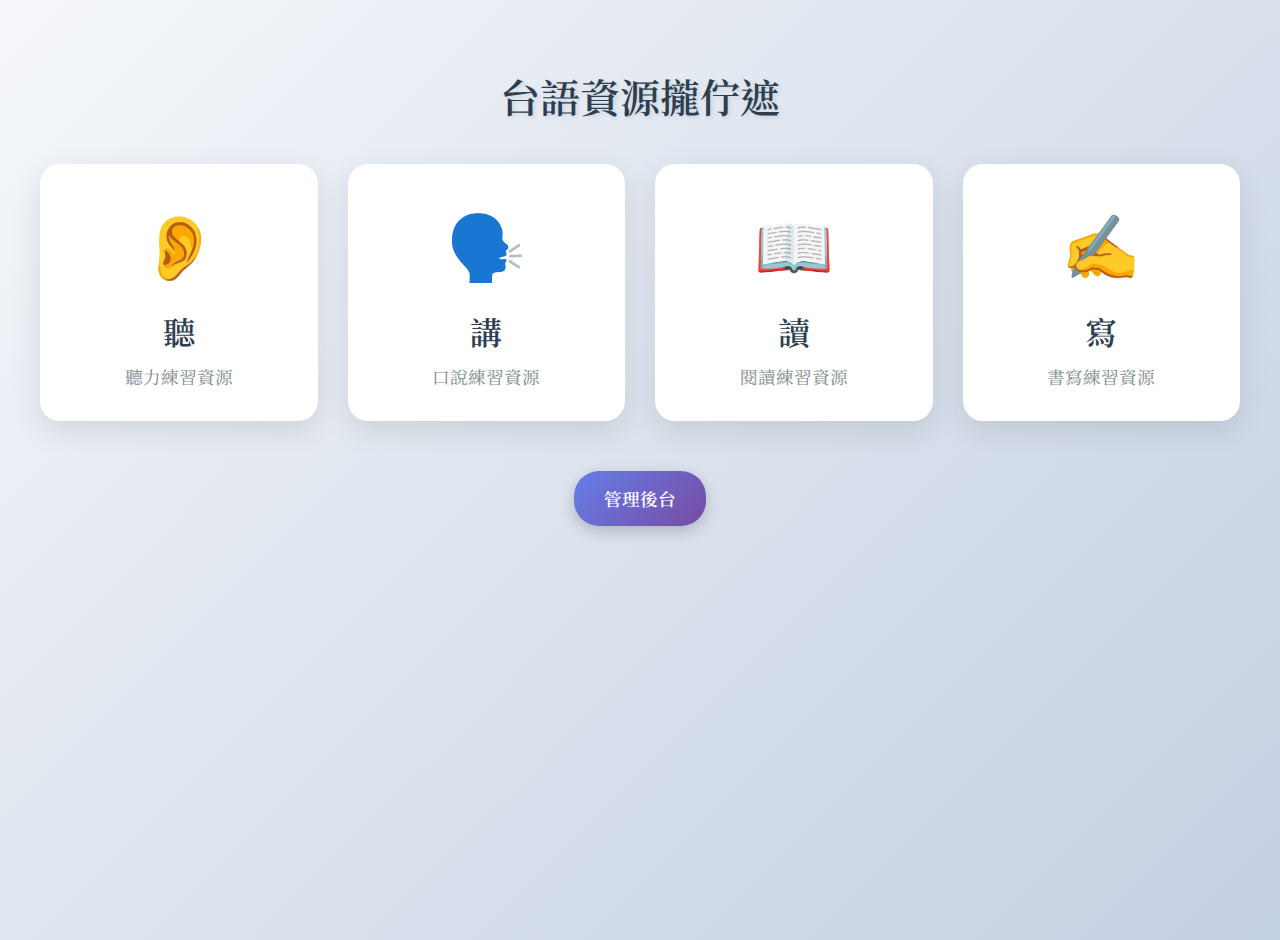
<file: index.html>
<!DOCTYPE html>
<html lang="zh-TW">
<head>
    <meta charset="UTF-8">
    <meta name="viewport" content="width=device-width, initial-scale=1.0">
    <title>台語學習系統</title>
    <link rel="stylesheet" href="style.css">
    <script defer src="script.js"></script>
</head>
<body>
    <div class="container">
        <h1>台語資源攏佇遮</h1>
        
        <div class="main-grid">
            <div class="skill-card" onclick="location.href='category.html?type=listen'">
                <div class="skill-icon">👂</div>
                <h2>聽</h2>
                <p>聽力練習資源</p>
            </div>
            
            <div class="skill-card" onclick="location.href='category.html?type=speak'">
                <div class="skill-icon">🗣️</div>
                <h2>講</h2>
                <p>口說練習資源</p>
            </div>
            
            <div class="skill-card" onclick="location.href='category.html?type=read'">
                <div class="skill-icon">📖</div>
                <h2>讀</h2>
                <p>閱讀練習資源</p>
            </div>
            
            <div class="skill-card" onclick="location.href='category.html?type=write'">
                <div class="skill-icon">✍️</div>
                <h2>寫</h2>
                <p>書寫練習資源</p>
            </div>
        </div>
        
        <div class="admin-link">
            <button onclick="location.href='admin.html'">管理後台</button>
        </div>
    </div>
</body>
</html>
</file>
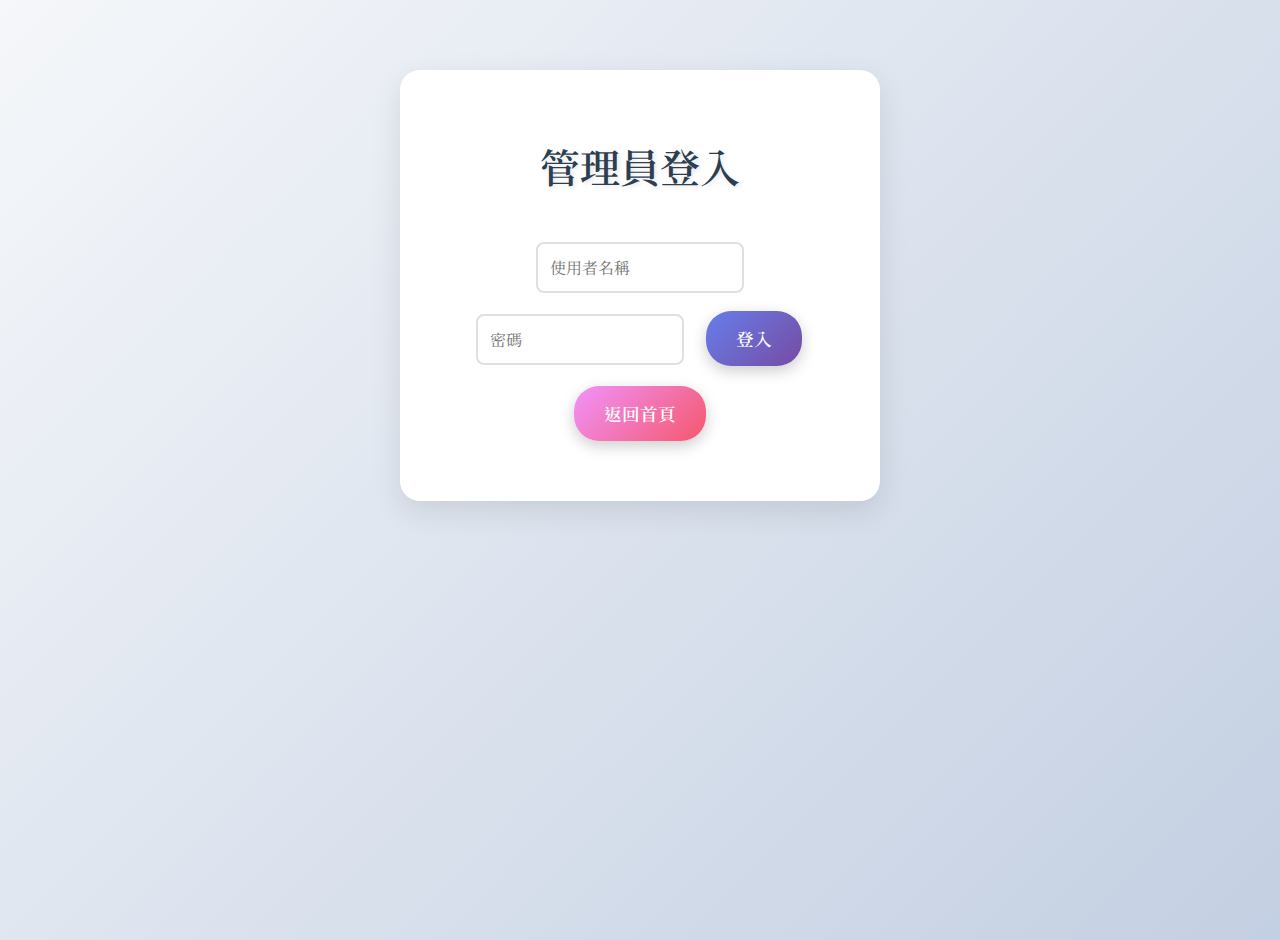
<file: admin.html>
<!DOCTYPE html>
<html lang="zh-TW">
<head>
    <meta charset="UTF-8">
    <meta name="viewport" content="width=device-width, initial-scale=1.0">
    <title>台語學習管理後台</title>
    <link rel="stylesheet" href="style.css">
    <script defer src="script.js"></script>
</head>
<body>
    <div id="loginSection" class="login-section">
        <h1>管理員登入</h1>
        <input type="text" id="username" placeholder="使用者名稱">
        <input type="password" id="password" placeholder="密碼">
        <button onclick="login()">登入</button>
        <button class="back-button" onclick="location.href='index.html'">返回首頁</button>
    </div>

    <div id="adminSection" class="admin-section" style="display: none;">
        <button class="back-button" onclick="location.href='index.html'">返回首頁</button>
        <h1>台語學習資源管理</h1>
        
        <div class="input-group">
            <input type="text" id="titleInput" placeholder="資源標題">
            <select id="categoryInput">
                <option value="listen">聽</option>
                <option value="speak">講</option>
                <option value="read">讀</option>
                <option value="write">寫</option>
            </select>
            <input type="text" id="descriptionInput" placeholder="資源描述">
            <input type="url" id="urlInput" placeholder="資源連結">
            <button onclick="addResource()">新增資源</button>
        </div>

        <div class="filter-section">
            <select id="filterCategory" onchange="filterResources()">
                <option value="">所有分類</option>
                <option value="listen">聽</option>
                <option value="speak">講</option>
                <option value="read">讀</option>
                <option value="write">寫</option>
            </select>
        </div>

        <table>
            <thead>
                <tr>
                    <th>標題</th>
                    <th>分類</th>
                    <th>描述</th>
                    <th>連結</th>
                    <th>操作</th>
                </tr>
            </thead>
            <tbody id="adminResourceTable">
                <!-- 資源將透過 JS 加入 -->
            </tbody>
        </table>
        
        <button onclick="logout()">登出</button>
    </div>
</body>
</html>
</file>
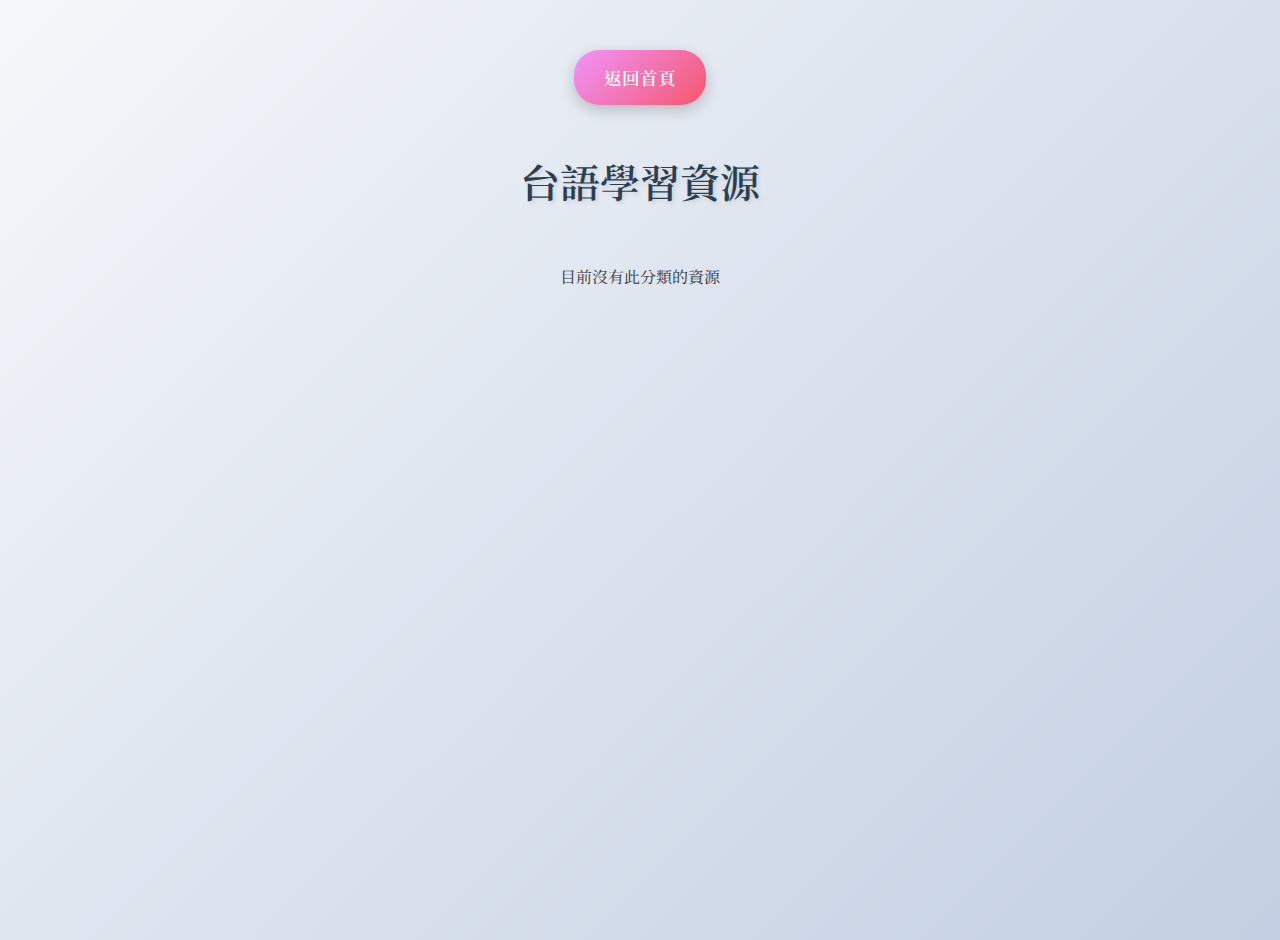
<file: category.html>
<!DOCTYPE html>
<html lang="zh-TW">
<head>
    <meta charset="UTF-8">
    <meta name="viewport" content="width=device-width, initial-scale=1.0">
    <title>台語學習資源</title>
    <link rel="stylesheet" href="style.css">
    <script defer src="script.js"></script>
</head>
<body>
    <div class="container">
        <button class="back-button" onclick="location.href='index.html'">返回首頁</button>
        
        <h1 id="categoryTitle">台語學習資源</h1>
        
        <div class="resource-grid" id="resourceGrid">
            <!-- 資源將透過 JS 加入 -->
        </div>
        
        <div class="no-resources" id="noResources" style="display: none;">
            <p>目前沒有此分類的資源</p>
        </div>
    </div>
</body>
</html>
</file>
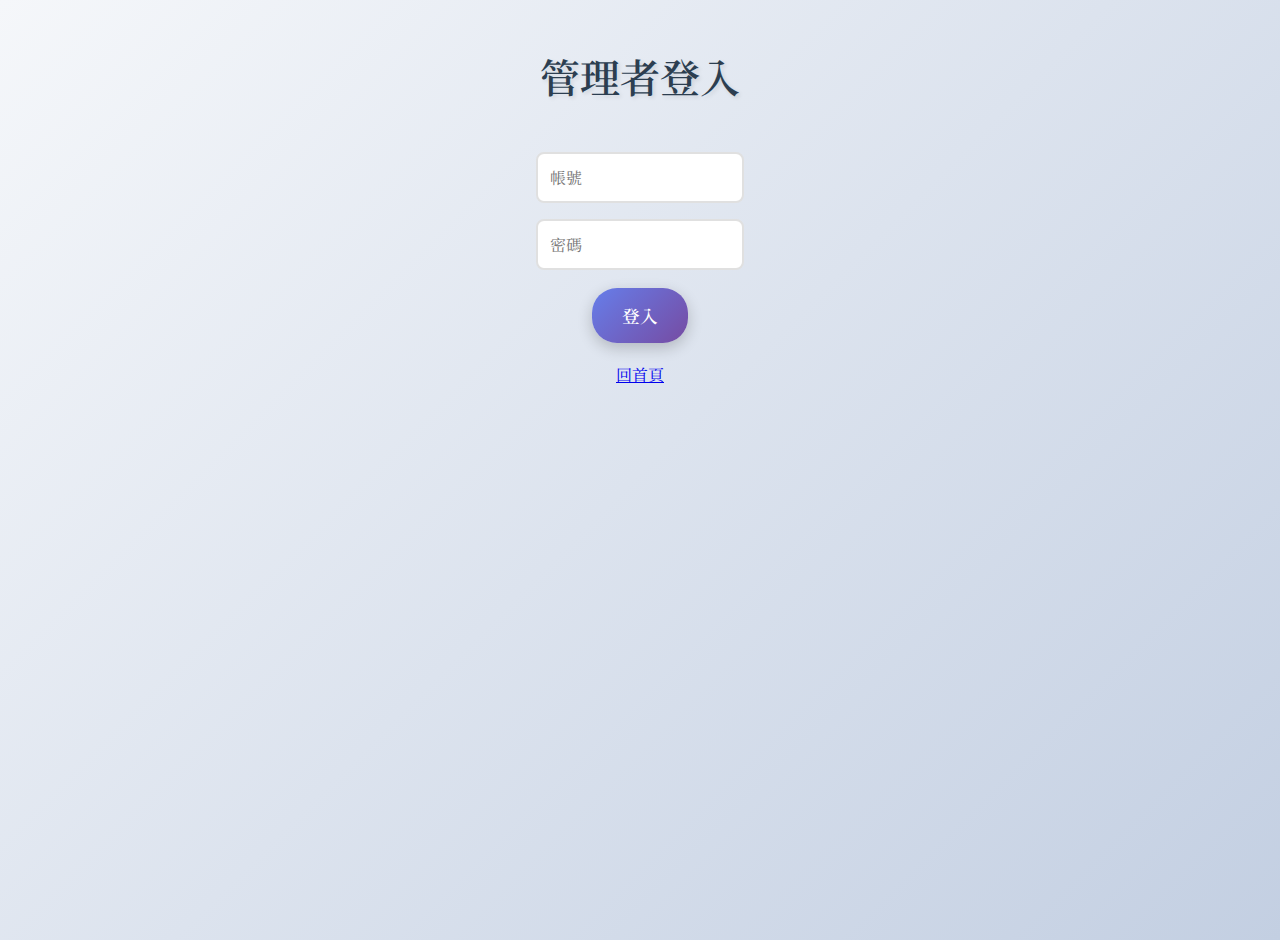
<file: login.html>
<!DOCTYPE html>
<html lang="zh-Hant">
<head>
  <meta charset="UTF-8">
  <meta name="viewport" content="width=device-width, initial-scale=1.0">
  <title>管理者登入 - 台語資源攏佇遮</title>
  <link rel="stylesheet" href="style.css">
</head>
<body>
  <h1>管理者登入</h1>
  <form id="loginForm" class="login-form">
    <input type="text" name="username" placeholder="帳號" required><br>
    <input type="password" name="password" placeholder="密碼" required><br>
    <button type="submit" class="login-btn">登入</button>
    <div id="loginError" style="color:red;margin-top:10px;"></div>
  </form>
  <a href="index.html" class="home-btn">回首頁</a>
  <script>
    // 10分鐘內自動登入
    const adminLogin = JSON.parse(localStorage.getItem('adminLogin')||'null');
    if(adminLogin && Date.now() - adminLogin.time < 10*60*1000) {
      localStorage.setItem('isAdmin', '1');
      window.location.href = 'admin.html';
    }
    // 支援多組帳號密碼
    const admins = [
      { username: 'admin', password: '1234' },
      { username: 'test', password: '5678' }
    ];
    document.getElementById('loginForm').onsubmit = function(e) {
      e.preventDefault();
      const username = this.username.value;
      const password = this.password.value;
      const found = admins.find(a => a.username === username && a.password === password);
      if(found) {
        localStorage.setItem('isAdmin', '1');
        localStorage.setItem('adminLogin', JSON.stringify({time: Date.now()}));
        window.location.href = 'admin.html';
      } else {
        document.getElementById('loginError').innerText = '登入失敗，請檢查帳號密碼';
      }
    }
  </script>
</body>
</html>
</file>
<file: style.css>
@import url('https://fonts.googleapis.com/css2?family=Noto+Serif+TC:wght@400;600&display=swap');

body {
    font-family: "Noto Serif TC", "思源宋體", serif;
    text-align: center;
    margin: 0;
    padding: 20px;
    background: linear-gradient(135deg, #f5f7fa 0%, #c3cfe2 100%);
    color: #333;
    min-height: 100vh;
}

.container {
    max-width: 1200px;
    margin: 0 auto;
    padding: 20px;
}

h1 {
    color: #2c3e50;
    font-weight: 600;
    font-size: 2.5rem;
    margin-bottom: 40px;
    text-shadow: 2px 2px 4px rgba(0,0,0,0.1);
}

/* 主要網格 - 四大技能區塊 */
.main-grid {
    display: grid;
    grid-template-columns: repeat(auto-fit, minmax(250px, 1fr));
    gap: 30px;
    margin: 40px 0;
}

.skill-card {
    background: white;
    border-radius: 20px;
    padding: 30px;
    box-shadow: 0 10px 30px rgba(0,0,0,0.1);
    transition: all 0.3s ease;
    cursor: pointer;
    border: 2px solid transparent;
}

.skill-card:hover {
    transform: translateY(-10px);
    box-shadow: 0 20px 40px rgba(0,0,0,0.15);
    border-color: #3498db;
}

.skill-icon {
    font-size: 4rem;
    margin-bottom: 20px;
}

.skill-card h2 {
    color: #2c3e50;
    font-size: 2rem;
    margin: 10px 0;
    font-weight: 600;
}

.skill-card p {
    color: #7f8c8d;
    font-size: 1.1rem;
    margin: 0;
}

/* 管理後台按鈕 */
.admin-link {
    margin-top: 40px;
}

button {
    background: linear-gradient(135deg, #667eea 0%, #764ba2 100%);
    color: white;
    border: none;
    padding: 15px 30px;
    margin: 10px;
    cursor: pointer;
    border-radius: 25px;
    font-family: "Noto Serif TC", serif;
    font-size: 1.1rem;
    font-weight: 600;
    transition: all 0.3s ease;
    box-shadow: 0 5px 15px rgba(0,0,0,0.2);
}

button:hover {
    transform: translateY(-3px);
    box-shadow: 0 8px 25px rgba(0,0,0,0.3);
}

/* 返回首頁按鈕 */
.back-button {
    background: linear-gradient(135deg, #f093fb 0%, #f5576c 100%);
    margin-bottom: 20px;
}

/* 響應式設計 */
@media (max-width: 768px) {
    .main-grid {
        grid-template-columns: repeat(2, 1fr);
        gap: 20px;
    }
    
    h1 {
        font-size: 2rem;
    }
    
    .skill-card {
        padding: 20px;
    }
    
    .skill-icon {
        font-size: 3rem;
    }
    
    .skill-card h2 {
        font-size: 1.5rem;
    }
}

@media (max-width: 480px) {
    .main-grid {
        grid-template-columns: 1fr;
        gap: 15px;
    }
    
    .container {
        padding: 10px;
    }
    
    h1 {
        font-size: 1.8rem;
        margin-bottom: 30px;
    }
}

/* 表格樣式 */
table {
    width: 100%;
    border-collapse: collapse;
    margin-top: 20px;
    background: white;
    border-radius: 10px;
    overflow: hidden;
    box-shadow: 0 5px 15px rgba(0,0,0,0.1);
}

th, td {
    border: 1px solid #e0e0e0;
    padding: 15px;
    text-align: center;
    font-family: "Noto Serif TC", serif;
}

th {
    background: linear-gradient(135deg, #667eea 0%, #764ba2 100%);
    color: white;
    font-weight: 600;
}

td {
    background: white;
    transition: background 0.3s ease;
}

td:hover {
    background: #f8f9fa;
}

/* 輸入框樣式 */
input, select, textarea {
    padding: 12px;
    margin: 8px;
    border-radius: 8px;
    border: 2px solid #e0e0e0;
    transition: border-color 0.3s ease;
    font-family: "Noto Serif TC", serif;
    font-size: 1rem;
}

input:focus, select:focus, textarea:focus {
    border-color: #667eea;
    outline: none;
    box-shadow: 0 0 0 3px rgba(102, 126, 234, 0.1);
}

/* 登入區域樣式 */
.login-section {
    max-width: 400px;
    margin: 50px auto;
    padding: 40px;
    background: white;
    border-radius: 20px;
    box-shadow: 0 10px 30px rgba(0,0,0,0.1);
}

.admin-section {
    max-width: 1000px;
    margin: 0 auto;
    padding: 30px;
    background: white;
    border-radius: 20px;
    box-shadow: 0 10px 30px rgba(0,0,0,0.1);
}

.input-group {
    display: grid;
    grid-template-columns: repeat(auto-fit, minmax(200px, 1fr));
    gap: 15px;
    margin-bottom: 30px;
}

/* 資源卡片樣式 */
.resource-grid {
    display: grid;
    grid-template-columns: repeat(auto-fill, minmax(300px, 1fr));
    gap: 20px;
    margin-top: 30px;
}

.resource-card {
    background: white;
    border-radius: 15px;
    padding: 25px;
    box-shadow: 0 5px 15px rgba(0,0,0,0.1);
    transition: all 0.3s ease;
    border: 2px solid transparent;
}

.resource-card:hover {
    transform: translateY(-5px);
    box-shadow: 0 10px 25px rgba(0,0,0,0.15);
    border-color: #667eea;
}

.resource-card h3 {
    color: #2c3e50;
    margin-bottom: 15px;
    font-size: 1.3rem;
}

.resource-card p {
    color: #7f8c8d;
    margin: 8px 0;
    line-height: 1.6;
}

.resource-meta {
    display: flex;
    justify-content: space-between;
    margin-top: 15px;
    padding-top: 15px;
    border-top: 1px solid #e0e0e0;
    font-size: 0.9rem;
    color: #95a5a6;
}

.details-grid {
    display: flex;
    flex-direction: column;
    align-items: center;
    gap: 16px;
    margin-top: 20px;
}

.detail-card {
    background: #fff;
    border: 1px solid #ddd;
    border-radius: 10px;
    padding: 15px;
    box-shadow: 0 2px 5px rgba(0,0,0,0.1);
    transition: transform 0.2s ease, box-shadow 0.2s ease;
    width: 80%;
    max-width: 300px;
}

.detail-card:hover {
    transform: translateY(-5px);
    box-shadow: 0 4px 8px rgba(0,0,0,0.15);
}

.detail-card .date,
.detail-card .type,
.detail-card .amount {
    margin-bottom: 8px;
    font-size: 16px;
    color: #555;
    word-break: break-word;
    text-align: center;
}
</file>
